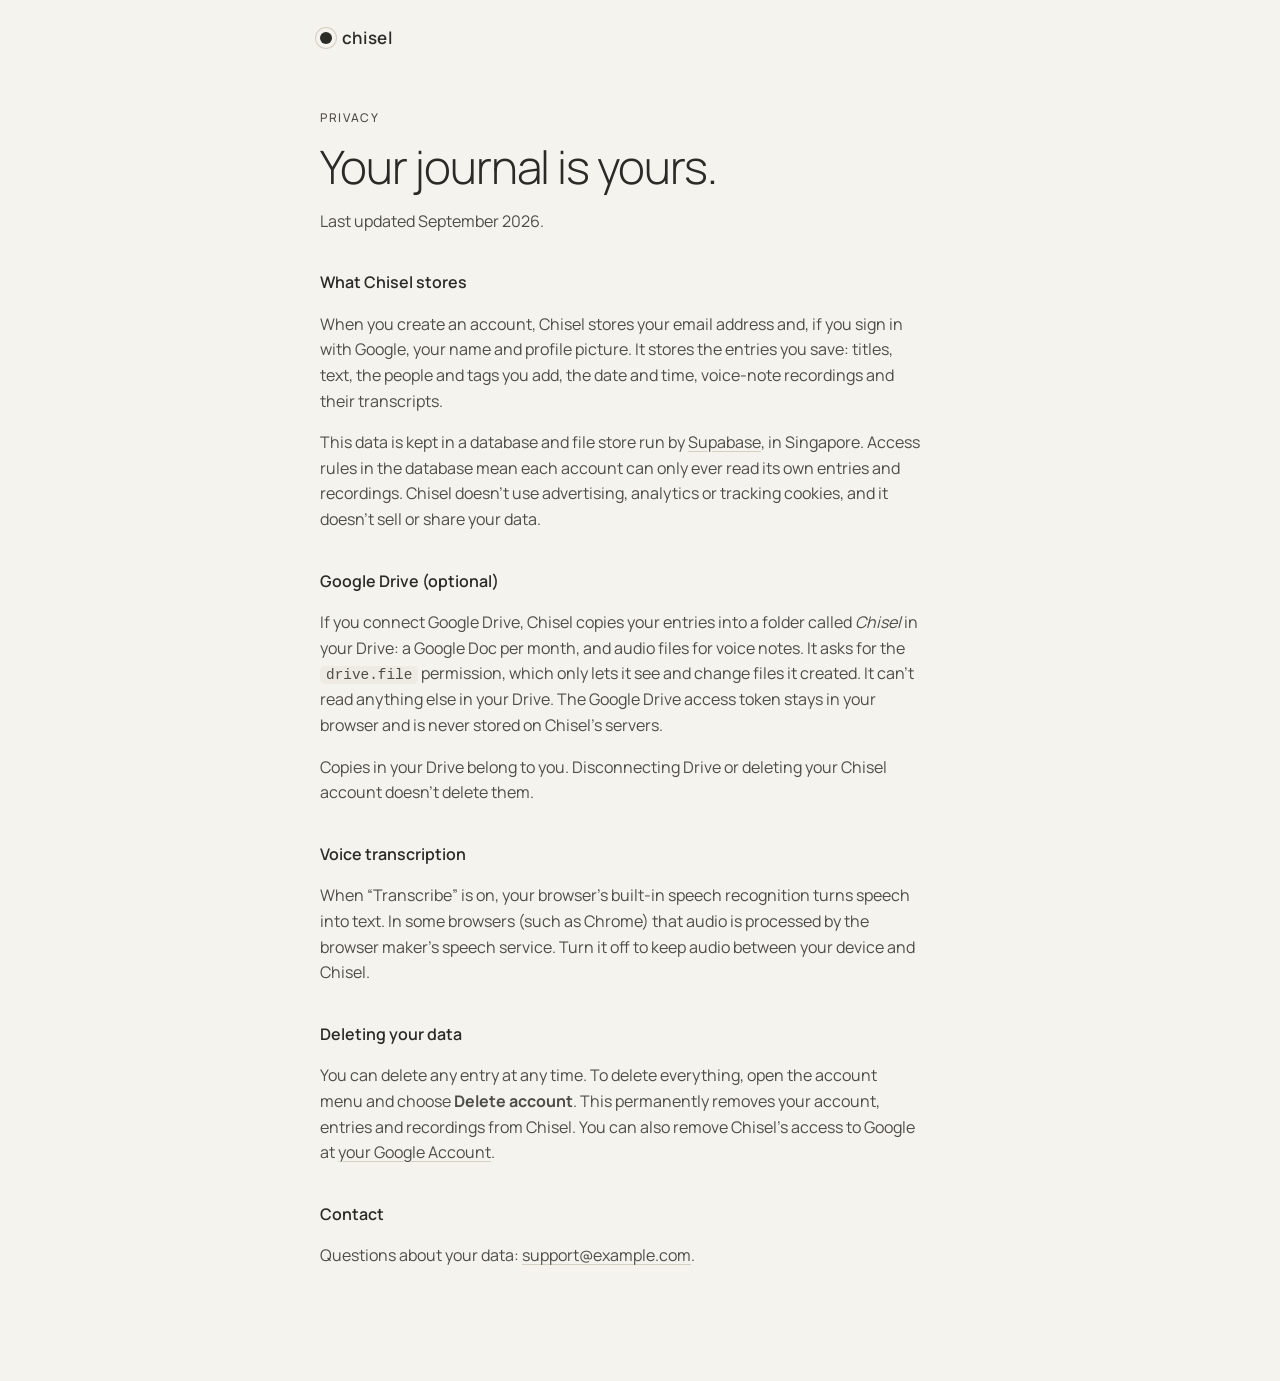
<file: public/privacy.html>
<!doctype html>
<html lang="en">
<head>
<meta charset="utf-8">
<meta name="viewport" content="width=device-width,initial-scale=1">
<title>Chisel Privacy</title>
<link rel="stylesheet" href="https://fonts.googleapis.com/css2?family=Manrope:wght@300;400;500;600&display=swap">
<link rel="stylesheet" href="styles.css">
<style>.doc{padding:32px 0 0;max-width:60ch}.doc h2{font-size:16px;font-weight:600;margin:36px 0 8px}.doc p,.doc li{color:var(--ink-2)}</style>
</head>
<body>
<div class="shell">
  <header class="masthead"><a class="brand" href="./" style="text-decoration:none"><span class="mark" aria-hidden="true"></span>chisel</a></header>
  <article class="doc">
    <p class="eyebrow">Privacy</p>
    <h1 class="display">Your journal is yours.</h1>
    <p>Last updated September 2026.</p>

    <h2>What Chisel stores</h2>
    <p>When you create an account, Chisel stores your email address and, if you sign in with Google, your name and profile picture. It stores the entries you save: titles, text, the people and tags you add, the date and time, voice-note recordings and their transcripts.</p>
    <p>This data is kept in a database and file store run by <a href="https://supabase.com">Supabase</a>, in Singapore. Access rules in the database mean each account can only ever read its own entries and recordings. Chisel doesn’t use advertising, analytics or tracking cookies, and it doesn’t sell or share your data.</p>

    <h2>Google Drive (optional)</h2>
    <p>If you connect Google Drive, Chisel copies your entries into a folder called <i>Chisel</i> in your Drive: a Google Doc per month, and audio files for voice notes. It asks for the <code>drive.file</code> permission, which only lets it see and change files it created. It can’t read anything else in your Drive. The Google Drive access token stays in your browser and is never stored on Chisel’s servers.</p>
    <p>Copies in your Drive belong to you. Disconnecting Drive or deleting your Chisel account doesn’t delete them.</p>

    <h2>Voice transcription</h2>
    <p>When “Transcribe” is on, your browser’s built-in speech recognition turns speech into text. In some browsers (such as Chrome) that audio is processed by the browser maker’s speech service. Turn it off to keep audio between your device and Chisel.</p>

    <h2>Deleting your data</h2>
    <p>You can delete any entry at any time. To delete everything, open the account menu and choose <b>Delete account</b>. This permanently removes your account, entries and recordings from Chisel. You can also remove Chisel’s access to Google at <a href="https://myaccount.google.com/permissions">your Google Account</a>.</p>

    <h2>Contact</h2>
    <!-- TODO: replace with the support address you want to publish -->
    <p>Questions about your data: <a href="mailto:support@example.com">support@example.com</a>.</p>
  </article>
</div>
</body>
</html>
</file>
<file: public/styles.css>
/* Chisel — Scandinavian minimal: linen, oak, pine, clay. */
:root{
  --bg:#F5F3EE; --surface:#FCFBF8; --sunk:#EEEBE4;
  --ink:#2A2A27; --ink-2:#4F4D47; --muted:#86827A; --faint:#B3AEA3;
  --line:#E5E1D8; --line-2:#D5D0C4;
  --accent:#56705F; --accent-soft:#E2E8E1;
  --rec:#B5654A; --rec-soft:#F3E4DC;
  --btn:#2A2A27; --btn-ink:#F7F5F0;
  --shadow:0 1px 2px rgba(42,42,39,.04),0 12px 32px -18px rgba(42,42,39,.16);
  --r:16px; --r-sm:10px;
  --font:"Manrope",ui-sans-serif,-apple-system,BlinkMacSystemFont,"Segoe UI",Helvetica,Arial,sans-serif;
  color-scheme:light;
}
@media (prefers-color-scheme:dark){
  :root{
    --bg:#1B1C1A; --surface:#232522; --sunk:#2C2E2A;
    --ink:#ECE9E2; --ink-2:#CFCBC2; --muted:#98948A; --faint:#65625B;
    --line:#2F312D; --line-2:#3C3F3A;
    --accent:#9CB5A3; --accent-soft:#2A322C;
    --rec:#DD8E70; --rec-soft:#3A2821;
    --btn:#ECE9E2; --btn-ink:#1B1C1A;
    --shadow:0 1px 2px rgba(0,0,0,.2),0 12px 32px -18px rgba(0,0,0,.5);
    color-scheme:dark;
  }
}

*{box-sizing:border-box}
html{-webkit-text-size-adjust:100%}
body{margin:0;background:var(--bg);color:var(--ink);font-family:var(--font);font-size:16px;line-height:1.6;
  -webkit-font-smoothing:antialiased;font-feature-settings:"ss01","cv11"}
button{font:inherit;color:inherit;background:none;border:0;padding:0;cursor:pointer}
input,textarea{font:inherit;color:inherit}
a{color:inherit;text-decoration-color:var(--line-2);text-underline-offset:3px}
a:hover{text-decoration-color:currentColor}
:focus-visible{outline:2px solid var(--accent);outline-offset:2px;border-radius:6px}
[hidden]{display:none!important}
::placeholder{color:var(--faint);opacity:1}
::selection{background:var(--accent-soft)}

.shell{max-width:680px;margin:0 auto;padding:0 20px 96px;padding-bottom:max(96px,env(safe-area-inset-bottom))}

/* ---------- masthead ---------- */
.masthead{display:flex;align-items:center;justify-content:space-between;height:76px}
.brand{display:inline-flex;align-items:center;gap:10px;font-weight:600;letter-spacing:.02em;font-size:17px}
.mark{width:12px;height:12px;border-radius:50%;background:var(--ink);box-shadow:0 0 0 4px var(--bg),0 0 0 5px var(--line-2)}
.account{position:relative;display:flex;align-items:center;gap:14px}
.sync{display:inline-flex;align-items:center;gap:7px;font-size:13px;color:var(--muted)}
.sync i{width:6px;height:6px;border-radius:50%;background:var(--accent)}
.sync.busy i{background:var(--faint);animation:breathe 1.2s ease-in-out infinite}
.sync.err i{background:var(--rec)}
.sync.err{color:var(--rec)}
.avatar{width:34px;height:34px;border-radius:50%;overflow:hidden;background:var(--sunk);border:1px solid var(--line);
  display:grid;place-items:center;font-size:13px;font-weight:600;color:var(--ink-2)}
.avatar img{width:100%;height:100%;object-fit:cover}
.menu{position:absolute;right:0;top:44px;z-index:10;min-width:240px;background:var(--surface);border:1px solid var(--line);
  border-radius:var(--r-sm);box-shadow:var(--shadow);padding:6px}
.menu-who{margin:0;padding:8px 10px 10px;font-size:13px;color:var(--muted);border-bottom:1px solid var(--line);margin-bottom:4px;
  overflow:hidden;text-overflow:ellipsis;white-space:nowrap}
.menu a,.menu button{display:block;width:100%;text-align:left;padding:8px 10px;border-radius:7px;font-size:14px;text-decoration:none}
.menu a:hover,.menu button:hover{background:var(--sunk)}

/* ---------- type ---------- */
.eyebrow{margin:0 0 14px;font-size:12px;font-weight:500;letter-spacing:.14em;text-transform:uppercase;color:var(--muted)}
.display{margin:0;font-weight:300;font-size:clamp(32px,7vw,46px);line-height:1.12;letter-spacing:-.025em;text-wrap:balance}

/* ---------- welcome ---------- */
.welcome{padding:56px 0 0}
.lede{margin:22px 0 32px;max-width:50ch;color:var(--ink-2);font-size:17px}
.gbtn{display:inline-flex;align-items:center;gap:12px;height:48px;padding:0 22px;border-radius:999px;background:var(--surface);
  border:1px solid var(--line-2);font-weight:500;font-size:15px;box-shadow:var(--shadow);transition:transform .15s,border-color .15s}
.gbtn:hover{border-color:var(--muted)}
.gbtn:active{transform:translateY(1px)}
.err{margin:14px 0 0;color:var(--rec);font-size:14px}
.setup{background:var(--surface);border:1px solid var(--line);border-radius:var(--r);padding:20px 22px;max-width:520px}
.setup-t{margin:0 0 4px;font-weight:600}
.setup p{margin:0 0 14px;color:var(--muted);font-size:14px}
.setup-row{display:flex;gap:8px}
.setup input{flex:1;min-width:0;height:42px;padding:0 14px;border:1px solid var(--line-2);border-radius:var(--r-sm);background:var(--bg);font-size:14px}
code{font-size:.9em;background:var(--sunk);padding:1px 6px;border-radius:5px}
.how{list-style:none;margin:72px 0 0;padding:28px 0 0;border-top:1px solid var(--line);display:grid;grid-template-columns:repeat(3,1fr);gap:28px}
.how li{display:flex;flex-direction:column;gap:6px;font-size:14px;color:var(--muted)}
.how b{color:var(--ink);font-weight:600;font-size:15px}
.how-n{font-size:12px;letter-spacing:.1em;color:var(--faint);font-variant-numeric:tabular-nums}
.fine{margin:48px 0 0;font-size:13px;color:var(--muted)}

/* ---------- today ---------- */
.today{padding:40px 0 36px}
.stats{display:flex;gap:40px;margin:28px 0 0}
.stats div{display:flex;flex-direction:column-reverse;gap:2px}
.stats dt{font-size:12px;color:var(--muted);letter-spacing:.04em}
.stats dd{margin:0;font-size:22px;font-weight:400;font-variant-numeric:tabular-nums;letter-spacing:-.01em}

/* ---------- composer ---------- */
.composer{background:var(--surface);border:1px solid var(--line);border-radius:var(--r);box-shadow:var(--shadow);padding:22px 24px 16px}
.c-title{display:block;width:100%;border:0;background:none;font-size:19px;font-weight:600;letter-spacing:-.01em;padding:0;margin:0 0 6px}
.c-text{display:block;width:100%;min-height:112px;max-height:60vh;field-sizing:content;border:0;background:none;resize:none;padding:0;font-size:16px;line-height:1.65;color:var(--ink-2)}
.c-title:focus,.c-text:focus{outline:none}

.recorder{margin:14px 0 4px;padding:14px 16px;border-radius:var(--r-sm);background:var(--rec-soft)}
.rec-top{display:flex;justify-content:space-between;align-items:center;font-size:13px;color:var(--rec);font-weight:500}
.rec-live{display:inline-flex;align-items:center;gap:8px}
.rec-live i{width:7px;height:7px;border-radius:50%;background:var(--rec);animation:breathe 1.2s ease-in-out infinite}
.rec-time{font-variant-numeric:tabular-nums}
.meter{display:flex;align-items:center;gap:3px;height:32px;margin:10px 0 2px}
.meter span{flex:1;min-width:2px;height:10%;border-radius:2px;background:var(--rec);opacity:.55;transition:height .08s linear}
.rec-transcript{margin:6px 0 0;font-size:14px;color:var(--ink-2);min-height:1.6em}
.rec-transcript:empty::before{content:"Listening…";color:var(--faint)}
.rec-transcript .interim{color:var(--muted)}

.clips{list-style:none;margin:10px 0 0;padding:0;display:flex;flex-direction:column;gap:8px}
.clips:empty{display:none}
.clip{display:grid;grid-template-columns:auto 1fr auto;align-items:center;gap:4px 12px;padding:10px 12px;border:1px solid var(--line);border-radius:var(--r-sm);background:var(--bg)}
.clip-name{font-size:14px;font-weight:500}
.clip-dur{color:var(--muted);font-weight:400;font-variant-numeric:tabular-nums;margin-left:6px}
.clip textarea{grid-column:2/-1;width:100%;min-height:24px;border:0;background:none;resize:none;padding:0;font-size:14px;color:var(--ink-2);line-height:1.55}
.clip textarea:focus{outline:none}

.play{width:32px;height:32px;border-radius:50%;display:grid;place-items:center;background:var(--sunk);color:var(--ink);flex:none;transition:background .15s}
.play:hover{background:var(--line)}
.play svg{width:12px;height:12px;fill:currentColor}
.play.on{background:var(--ink);color:var(--bg)}
.x{width:28px;height:28px;border-radius:50%;display:grid;place-items:center;color:var(--muted)}
.x:hover{background:var(--sunk);color:var(--ink)}
.x svg{width:12px;height:12px;stroke:currentColor;stroke-width:1.6;fill:none}

.details{display:grid;grid-template-columns:1fr 1fr 1fr;gap:12px;margin:16px 0 0;padding-top:14px;border-top:1px solid var(--line)}
.details label{display:flex;flex-direction:column;gap:4px;font-size:12px;color:var(--muted);letter-spacing:.03em}
.details input{height:36px;border:0;border-bottom:1px solid var(--line-2);background:none;font-size:14px;padding:0;color:var(--ink);min-width:0}
.details input:focus{outline:none;border-bottom-color:var(--ink)}

.c-bar{display:flex;align-items:center;gap:14px;margin-top:16px;padding-top:14px;border-top:1px solid var(--line);flex-wrap:wrap}
.spacer{flex:1}
.recbtn{display:inline-flex;align-items:center;gap:9px;height:38px;padding:0 16px 0 13px;border-radius:999px;border:1px solid var(--line-2);font-size:14px;font-weight:500;transition:background .15s,border-color .15s,color .15s}
.recbtn:hover{border-color:var(--muted)}
.recbtn-dot{width:10px;height:10px;border-radius:50%;background:var(--rec)}
.recbtn.on{background:var(--rec);border-color:var(--rec);color:#fff}
.recbtn.on .recbtn-dot{background:#fff;border-radius:2px;width:9px;height:9px}
.toggle{display:inline-flex;align-items:center;gap:8px;font-size:13px;color:var(--muted);cursor:pointer;user-select:none}
.toggle input{position:absolute;opacity:0;pointer-events:none}
.toggle-ui{width:28px;height:16px;border-radius:999px;background:var(--line-2);position:relative;transition:background .15s}
.toggle-ui::after{content:"";position:absolute;top:2px;left:2px;width:12px;height:12px;border-radius:50%;background:var(--surface);transition:transform .15s}
.toggle input:checked+.toggle-ui{background:var(--accent)}
.toggle input:checked+.toggle-ui::after{transform:translateX(12px)}
.toggle input:focus-visible+.toggle-ui{outline:2px solid var(--accent);outline-offset:2px}
.link{font-size:13px;color:var(--muted);padding:4px 2px}
.link:hover,.link[aria-expanded="true"]{color:var(--ink)}
.btn{height:38px;padding:0 18px;border-radius:999px;border:1px solid var(--line-2);font-size:14px;font-weight:500;background:var(--surface)}
.btn.primary{background:var(--btn);color:var(--btn-ink);border-color:var(--btn)}
.btn:disabled{opacity:.35;cursor:default}
.btn.primary:not(:disabled):hover{opacity:.88}

/* ---------- list ---------- */
.listhead{display:flex;align-items:center;justify-content:space-between;gap:16px;margin:64px 0 8px}
.listhead h2{margin:0;font-size:12px;font-weight:500;letter-spacing:.14em;text-transform:uppercase;color:var(--muted)}
.search{display:flex;align-items:center;gap:8px;height:34px;padding:0 12px;border-radius:999px;background:var(--sunk);color:var(--muted);width:200px;max-width:50%}
.search svg{width:14px;height:14px;fill:none;stroke:currentColor;stroke-width:1.5;flex:none}
.search input{border:0;background:none;font-size:14px;width:100%;min-width:0;color:var(--ink)}
.search input:focus{outline:none}
.search input::-webkit-search-cancel-button{-webkit-appearance:none}

.day{padding:28px 0 8px;border-top:1px solid var(--line)}
.day:first-child{border-top:0}
.day-h{display:flex;align-items:center;gap:14px;margin-bottom:10px}
.day-n{font-size:34px;font-weight:300;letter-spacing:-.03em;line-height:1;font-variant-numeric:tabular-nums;min-width:44px}
.day-w{display:flex;flex-direction:column;line-height:1.3}
.day-w b{font-weight:600;font-size:14px}
.day-w span{font-size:13px;color:var(--muted)}
.day-h a{margin-left:auto;font-size:13px;color:var(--muted);text-decoration:none;white-space:nowrap}
.day-h a:hover{color:var(--ink)}

.entry{margin-left:58px;border-radius:var(--r-sm)}
.row{display:grid;grid-template-columns:48px 1fr;gap:2px 10px;width:100%;text-align:left;padding:12px 12px 12px 0;border-radius:var(--r-sm)}
.row time{font-size:13px;color:var(--muted);font-variant-numeric:tabular-nums;padding-top:2px}
.row-main{min-width:0}
.row h3{margin:0;font-size:16px;font-weight:500;letter-spacing:-.005em;overflow:hidden;text-overflow:ellipsis;white-space:nowrap}
.row .prev{margin:2px 0 0;font-size:14px;color:var(--muted);overflow:hidden;text-overflow:ellipsis;white-space:nowrap}
.row:hover h3{text-decoration:underline;text-decoration-color:var(--line-2);text-underline-offset:4px}
.entry.open .prev{display:none}
.tags{display:flex;flex-wrap:wrap;gap:6px;margin-top:8px}
.tag{display:inline-flex;align-items:center;gap:5px;height:22px;padding:0 9px;border-radius:999px;background:var(--sunk);font-size:12px;color:var(--ink-2)}
.tag svg{width:11px;height:11px;fill:none;stroke:currentColor;stroke-width:1.6}
.tag.voice{background:var(--accent-soft);color:var(--accent)}
.body{padding:4px 0 20px 58px}
.body .text{margin:0 0 16px;white-space:pre-wrap;max-width:60ch;color:var(--ink-2)}
.body .clip{grid-template-columns:auto 1fr;margin-bottom:8px;background:var(--surface)}
.body .clip p{grid-column:2;margin:0;font-size:14px;color:var(--ink-2);font-style:italic}
.acts{display:flex;gap:4px;margin-top:12px;margin-left:-8px}
.acts a,.acts button{font-size:13px;color:var(--muted);padding:5px 8px;border-radius:7px;text-decoration:none}
.acts a:hover,.acts button:hover{background:var(--sunk);color:var(--ink)}
.acts .danger{color:var(--rec)}
.empty{padding:40px 0;color:var(--muted);font-size:15px;max-width:44ch}

.foot{margin-top:72px;font-size:12px;color:var(--faint);text-align:center}

.toast{position:fixed;left:50%;bottom:28px;bottom:max(28px,env(safe-area-inset-bottom));transform:translate(-50%,8px);background:var(--ink);color:var(--bg);
  padding:10px 18px;border-radius:999px;font-size:14px;opacity:0;transition:opacity .2s,transform .2s;pointer-events:none;max-width:calc(100vw - 32px);box-shadow:var(--shadow)}
.toast.show{opacity:1;transform:translate(-50%,0)}

.banner{display:flex;align-items:center;justify-content:space-between;gap:12px;margin:0 0 20px;padding:10px 10px 10px 16px;border-radius:var(--r-sm);background:var(--accent-soft);color:var(--accent);font-size:14px}
.banner .link{color:var(--accent)}
.banner-acts{display:flex;align-items:center;gap:6px;flex:none}
.banner .x{color:var(--accent)}

@keyframes breathe{0%,100%{opacity:1}50%{opacity:.3}}
@media (prefers-reduced-motion:reduce){*{animation:none!important;transition:none!important}}

@media (max-width:560px){
  .shell{padding:0 16px 80px}
  .masthead{height:64px}
  .sync span{display:none}
  .welcome{padding-top:28px}
  .how{grid-template-columns:1fr;gap:20px;margin-top:48px}
  .today{padding:24px 0 28px}
  .stats{gap:28px}
  .composer{padding:18px 18px 14px;border-radius:14px}
  .details{grid-template-columns:1fr 1fr}
  .details label:last-child{grid-column:1/-1}
  .c-bar{gap:10px 12px}
  .btn.primary{margin-left:auto}
  .listhead{margin-top:48px}
  .entry{margin-left:0}
  .body{padding-left:58px}
  .day-h{margin-bottom:4px}
}

/* ---------- auth ---------- */
.auth{background:var(--surface);border:1px solid var(--line);border-radius:var(--r);box-shadow:var(--shadow);padding:26px 26px 22px;max-width:420px}
.auth-t{margin:0 0 16px;font-weight:600;font-size:17px;letter-spacing:-.01em}
.auth .gbtn{width:100%;justify-content:center;box-shadow:none;height:46px}
.or{display:flex;align-items:center;gap:12px;margin:18px 0 12px;font-size:12px;color:var(--faint);letter-spacing:.04em}
.or::before,.or::after{content:"";flex:1;border-top:1px solid var(--line)}
.field{display:flex;flex-direction:column;gap:4px;margin-bottom:12px;font-size:12px;color:var(--muted);letter-spacing:.03em}
.field input{height:44px;padding:0 14px;border:1px solid var(--line-2);border-radius:var(--r-sm);background:var(--bg);font-size:15px;color:var(--ink);letter-spacing:0}
.field input:focus{outline:none;border-color:var(--ink)}
.auth-err{margin:2px 0 12px;font-size:14px;color:var(--rec)}
.auth-msg{margin:0 0 16px;color:var(--ink-2);font-size:15px}
.btn.wide{width:100%;height:44px;margin-top:4px}
.auth-links{display:flex;justify-content:space-between;flex-wrap:wrap;gap:8px;margin:14px 0 0;font-size:13px;color:var(--muted)}
.link.strong{color:var(--ink);font-weight:500}
.link.strong:hover{text-decoration:underline;text-underline-offset:3px}
.welcome .how{margin-top:64px}

/* ---------- menu extras ---------- */
.menu-sec{border-bottom:1px solid var(--line);padding:4px 0 6px;margin-bottom:4px}
.menu-label{margin:6px 10px 0;font-size:11px;letter-spacing:.12em;text-transform:uppercase;color:var(--faint)}
.menu-note{margin:2px 10px 6px;font-size:13px;color:var(--muted);overflow:hidden;text-overflow:ellipsis}
.menu .danger{color:var(--rec)}

/* ---------- dialog ---------- */
.dialog{border:1px solid var(--line);border-radius:var(--r);background:var(--surface);color:var(--ink);padding:26px;max-width:420px;width:calc(100vw - 32px);box-shadow:var(--shadow)}
.dialog::backdrop{background:rgba(27,28,26,.35)}
.dialog-acts{display:flex;justify-content:flex-end;gap:8px;margin-top:8px}
.btn.danger-btn{background:var(--rec);border-color:var(--rec);color:#fff}
.btn.danger-btn:disabled{opacity:.35}
.foot a{color:var(--faint);text-decoration:none}
.foot a:hover{color:var(--muted)}
@media (max-width:560px){.auth{padding:22px 18px 18px}}
</file>
